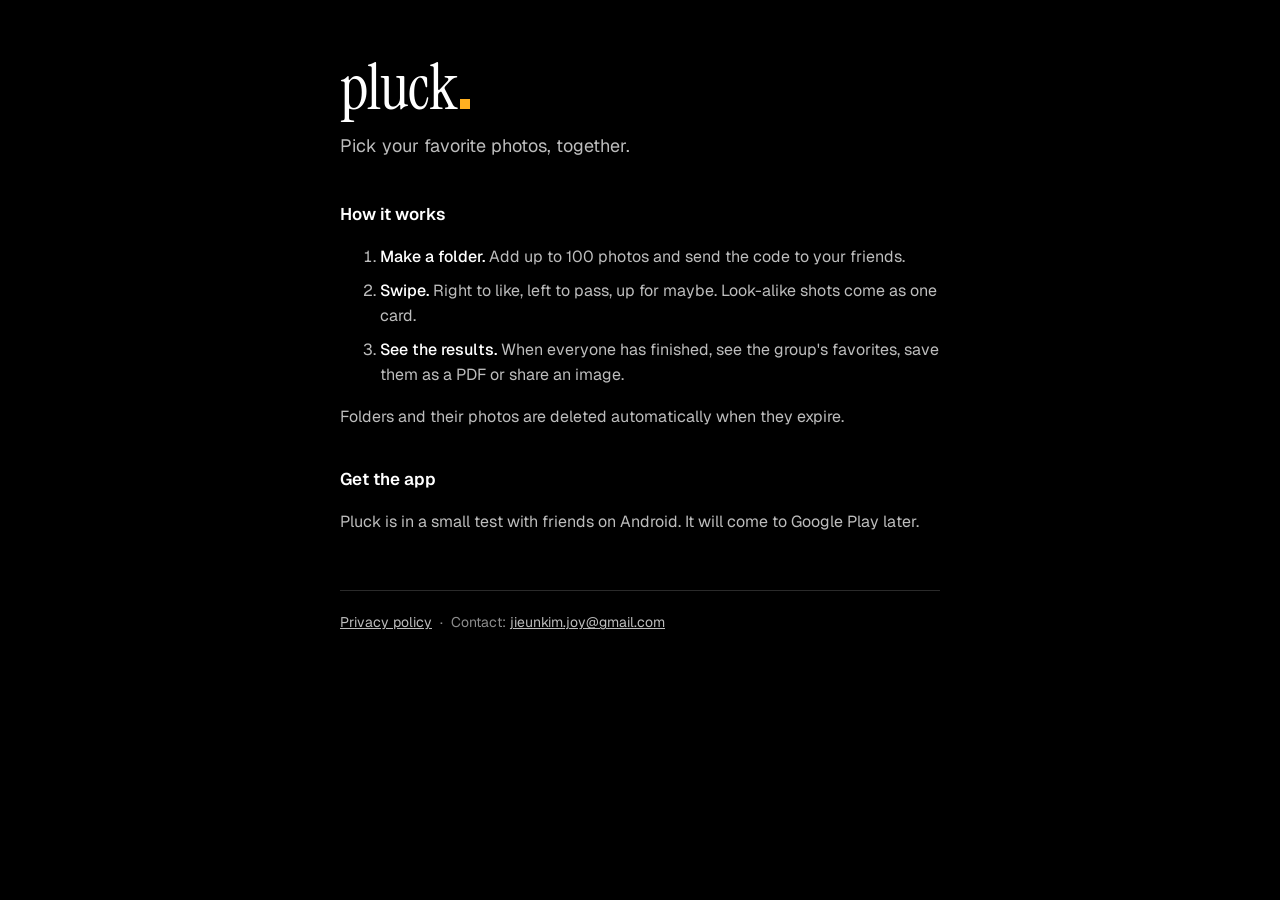
<file: index.html>
<!doctype html>
<html lang="en">
<head>
<meta charset="utf-8">
<meta name="viewport" content="width=device-width, initial-scale=1">
<title>Pluck</title>
<meta name="description" content="Pick your favorite photos, together.">
<link rel="preconnect" href="https://fonts.googleapis.com">
<link href="https://fonts.googleapis.com/css2?family=Geist:wght@400;500;600&family=Instrument+Serif&display=swap" rel="stylesheet">
<link rel="stylesheet" href="style.css">
</head>
<body>
<main>
  <h1 class="wordmark">pluck<span class="dot"></span></h1>
  <p class="lead">Pick your favorite photos, together.</p>

  <section>
    <h2>How it works</h2>
    <ol>
      <li><strong>Make a folder.</strong> Add up to 100 photos and send the code to your friends.</li>
      <li><strong>Swipe.</strong> Right to like, left to pass, up for maybe. Look-alike shots come as one card.</li>
      <li><strong>See the results.</strong> When everyone has finished, see the group's favorites, save them as a PDF or share an image.</li>
    </ol>
    <p>Folders and their photos are deleted automatically when they expire.</p>
  </section>

  <section>
    <h2>Get the app</h2>
    <p>Pluck is in a small test with friends on Android. It will come to Google Play later.</p>
  </section>

  <footer>
    <a href="privacy.html">Privacy policy</a>
    <span>·</span>
    <span>Contact: <a href="mailto:jieunkim.joy@gmail.com">jieunkim.joy@gmail.com</a></span>
  </footer>
</main>
</body>
</html>
</file>
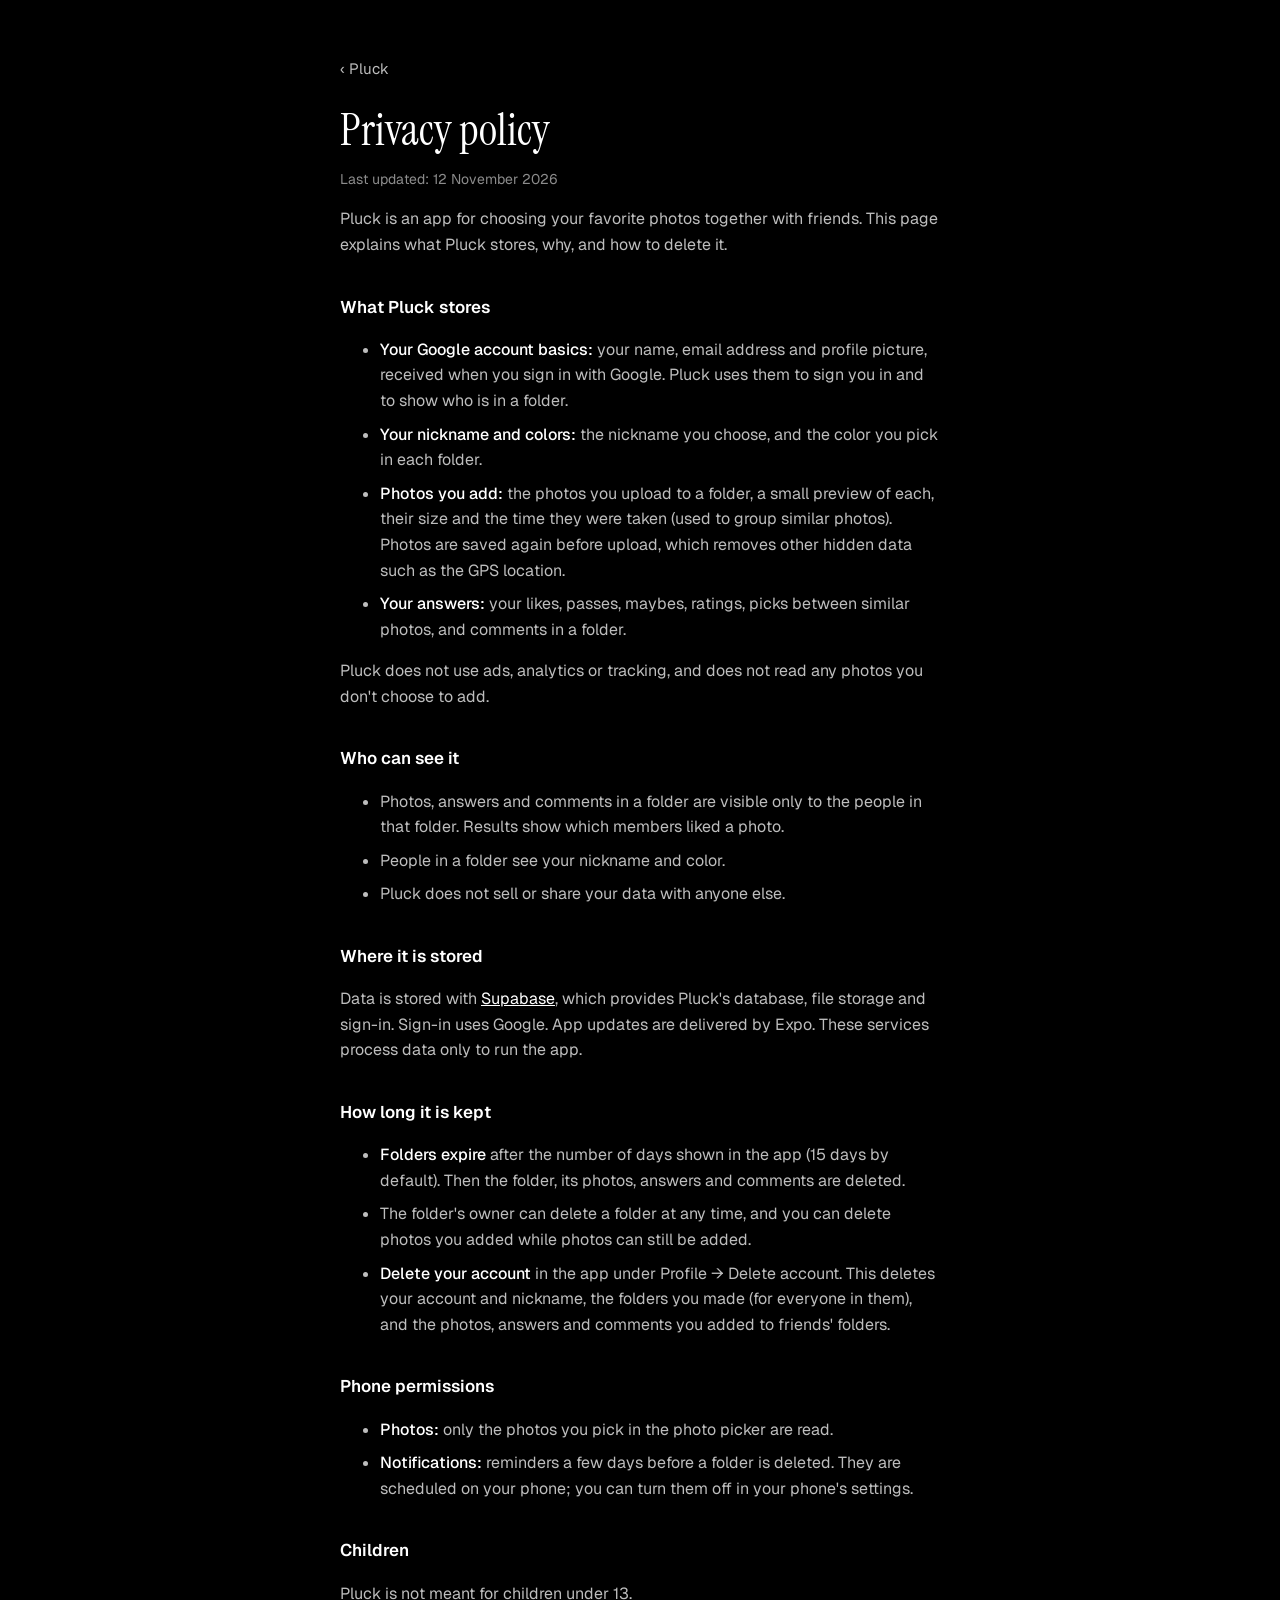
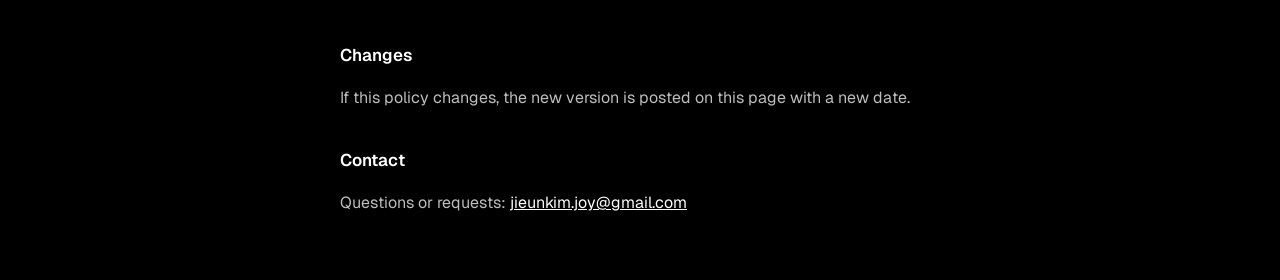
<file: privacy.html>
<!doctype html>
<html lang="en">
<head>
<meta charset="utf-8">
<meta name="viewport" content="width=device-width, initial-scale=1">
<title>Pluck privacy policy</title>
<link rel="preconnect" href="https://fonts.googleapis.com">
<link href="https://fonts.googleapis.com/css2?family=Geist:wght@400;500;600&family=Instrument+Serif&display=swap" rel="stylesheet">
<link rel="stylesheet" href="style.css">
</head>
<body>
<main>
  <a class="back" href="index.html">‹ Pluck</a>
  <h1 class="title">Privacy policy</h1>
  <p class="updated">Last updated: 12 November 2026</p>

  <p>Pluck is an app for choosing your favorite photos together with friends. This page explains what Pluck stores, why, and how to delete it.</p>

  <h2>What Pluck stores</h2>
  <ul>
    <li><strong>Your Google account basics:</strong> your name, email address and profile picture, received when you sign in with Google. Pluck uses them to sign you in and to show who is in a folder.</li>
    <li><strong>Your nickname and colors:</strong> the nickname you choose, and the color you pick in each folder.</li>
    <li><strong>Photos you add:</strong> the photos you upload to a folder, a small preview of each, their size and the time they were taken (used to group similar photos). Photos are saved again before upload, which removes other hidden data such as the GPS location.</li>
    <li><strong>Your answers:</strong> your likes, passes, maybes, ratings, picks between similar photos, and comments in a folder.</li>
  </ul>
  <p>Pluck does not use ads, analytics or tracking, and does not read any photos you don't choose to add.</p>

  <h2>Who can see it</h2>
  <ul>
    <li>Photos, answers and comments in a folder are visible only to the people in that folder. Results show which members liked a photo.</li>
    <li>People in a folder see your nickname and color.</li>
    <li>Pluck does not sell or share your data with anyone else.</li>
  </ul>

  <h2>Where it is stored</h2>
  <p>Data is stored with <a href="https://supabase.com">Supabase</a>, which provides Pluck's database, file storage and sign-in. Sign-in uses Google. App updates are delivered by Expo. These services process data only to run the app.</p>

  <h2>How long it is kept</h2>
  <ul>
    <li><strong>Folders expire</strong> after the number of days shown in the app (15 days by default). Then the folder, its photos, answers and comments are deleted.</li>
    <li>The folder's owner can delete a folder at any time, and you can delete photos you added while photos can still be added.</li>
    <li><strong>Delete your account</strong> in the app under Profile → Delete account. This deletes your account and nickname, the folders you made (for everyone in them), and the photos, answers and comments you added to friends' folders.</li>
  </ul>

  <h2>Phone permissions</h2>
  <ul>
    <li><strong>Photos:</strong> only the photos you pick in the photo picker are read.</li>
    <li><strong>Notifications:</strong> reminders a few days before a folder is deleted. They are scheduled on your phone; you can turn them off in your phone's settings.</li>
  </ul>

  <h2>Children</h2>
  <p>Pluck is not meant for children under 13.</p>

  <h2>Changes</h2>
  <p>If this policy changes, the new version is posted on this page with a new date.</p>

  <h2>Contact</h2>
  <p>Questions or requests: <a href="mailto:jieunkim.joy@gmail.com">jieunkim.joy@gmail.com</a></p>
</main>
</body>
</html>
</file>
<file: style.css>
:root { --bg: #000; --text: #fff; --sec: #bdbdbd; --ter: #8c8c8c; --line: #2a2a2a; --amber: #ffb020; }
* { box-sizing: border-box; }
body { margin: 0; background: var(--bg); color: var(--text); font: 16px/1.6 Geist, system-ui, sans-serif; }
main { max-width: 640px; margin: 0 auto; padding: 56px 20px 48px; }
a { color: var(--text); }
.wordmark { font: 400 64px/1 'Instrument Serif', Georgia, serif; margin: 0; letter-spacing: -1px; }
.dot { display: inline-block; width: 0.16em; height: 0.16em; background: var(--amber); margin-left: 0.04em; }
.lead { color: var(--sec); font-size: 18px; margin: 12px 0 40px; }
h1.title { font: 400 44px/1.1 'Instrument Serif', Georgia, serif; margin: 24px 0 8px; }
h2 { font-size: 17px; font-weight: 600; margin: 36px 0 8px; }
p, li { color: var(--sec); }
li { margin-bottom: 8px; }
strong { color: var(--text); font-weight: 500; }
.updated { color: var(--ter); font-size: 14px; }
.back { color: var(--sec); text-decoration: none; font-size: 15px; }
footer { margin-top: 56px; padding-top: 20px; border-top: 1px solid var(--line); color: var(--ter); font-size: 14px; display: flex; flex-wrap: wrap; gap: 8px; }
footer a { color: var(--sec); }
</file>
